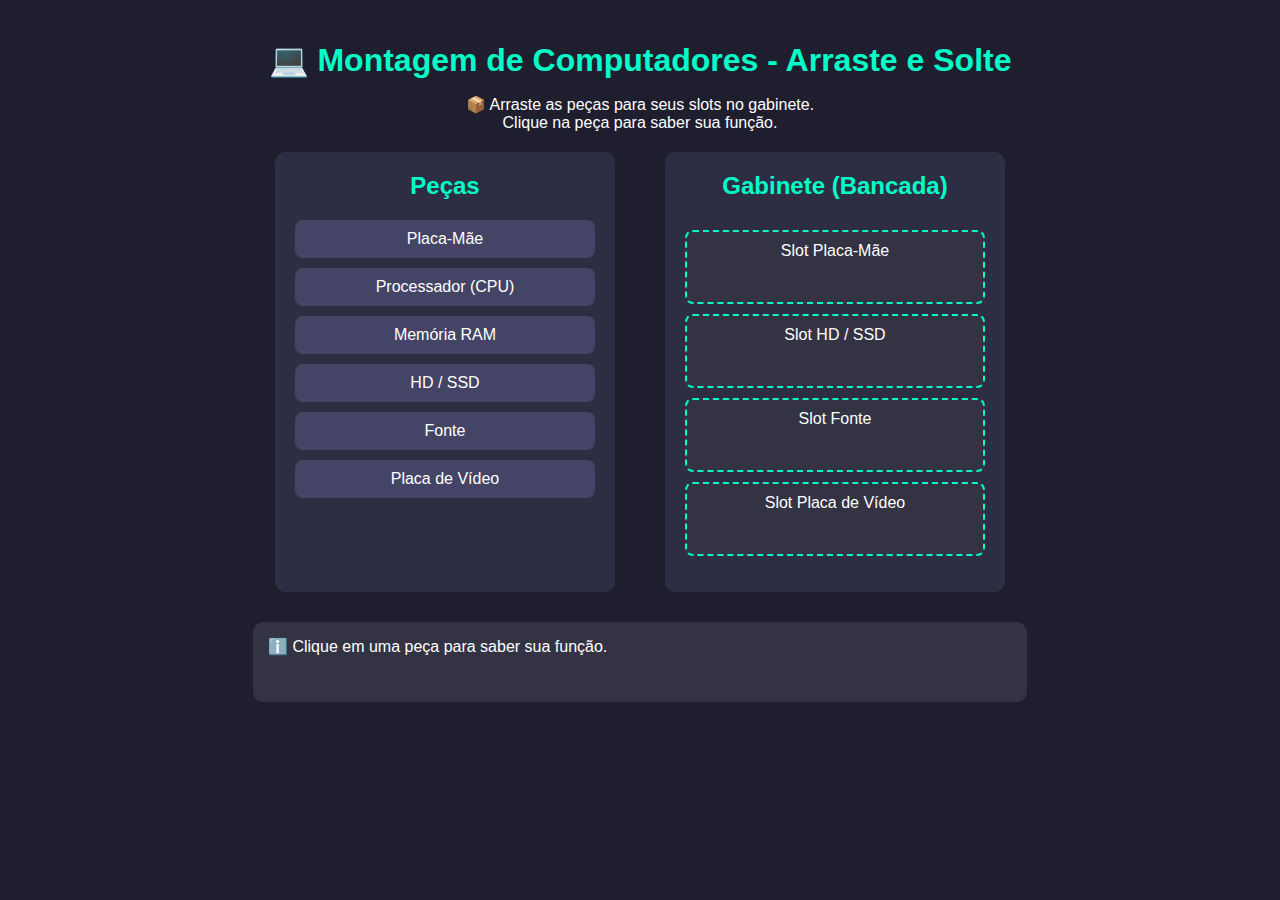
<file: index.html>
<!DOCTYPE html>
<html lang="pt-br">
<head>
    <meta charset="UTF-8">
    <meta name="viewport" content="width=device-width, initial-scale=1.0">
    <title>Montagem de Computadores</title>
    <link rel="stylesheet" href="style.css">
</head>
<body>

    <h1>💻 Montagem de Computadores - Arraste e Solte</h1>
    <p class="instrucoes">📦 Arraste as peças para seus slots no gabinete.<br> Clique na peça para saber sua função.</p>

    <div class="container">
        <div class="peças">
            <h2>Peças</h2>
            <div class="item" id="placa-mae" draggable="true">Placa-Mãe</div>
            <div class="item" id="processador" draggable="true">Processador (CPU)</div>
            <div class="item" id="memoria-ram" draggable="true">Memória RAM</div>
            <div class="item" id="hd" draggable="true">HD / SSD</div>
            <div class="item" id="fonte" draggable="true">Fonte</div>
            <div class="item" id="placa-video" draggable="true">Placa de Vídeo</div>
        </div>

        <div class="gabinete">
            <h2>Gabinete (Bancada)</h2>

            <div class="slot" data-accept="placa-mae" id="slot-placa-mae">
                Slot Placa-Mãe
                <div class="subslots" id="subslots-placa-mae" style="display: none;">
                    <div class="slot" data-accept="processador" id="slot-cpu">Slot CPU</div>
                    <div class="slot" data-accept="memoria-ram" id="slot-ram">Slot Memória RAM</div>
                </div>
            </div>

            <div class="slot" data-accept="hd" id="slot-hd">Slot HD / SSD</div>
            <div class="slot" data-accept="fonte" id="slot-fonte">Slot Fonte</div>
            <div class="slot" data-accept="placa-video" id="slot-video">Slot Placa de Vídeo</div>
        </div>
    </div>

    <div class="info" id="info">
        ℹ️ Clique em uma peça para saber sua função.
    </div>

    <script src="script.js"></script>
</body>
</html>
</file>
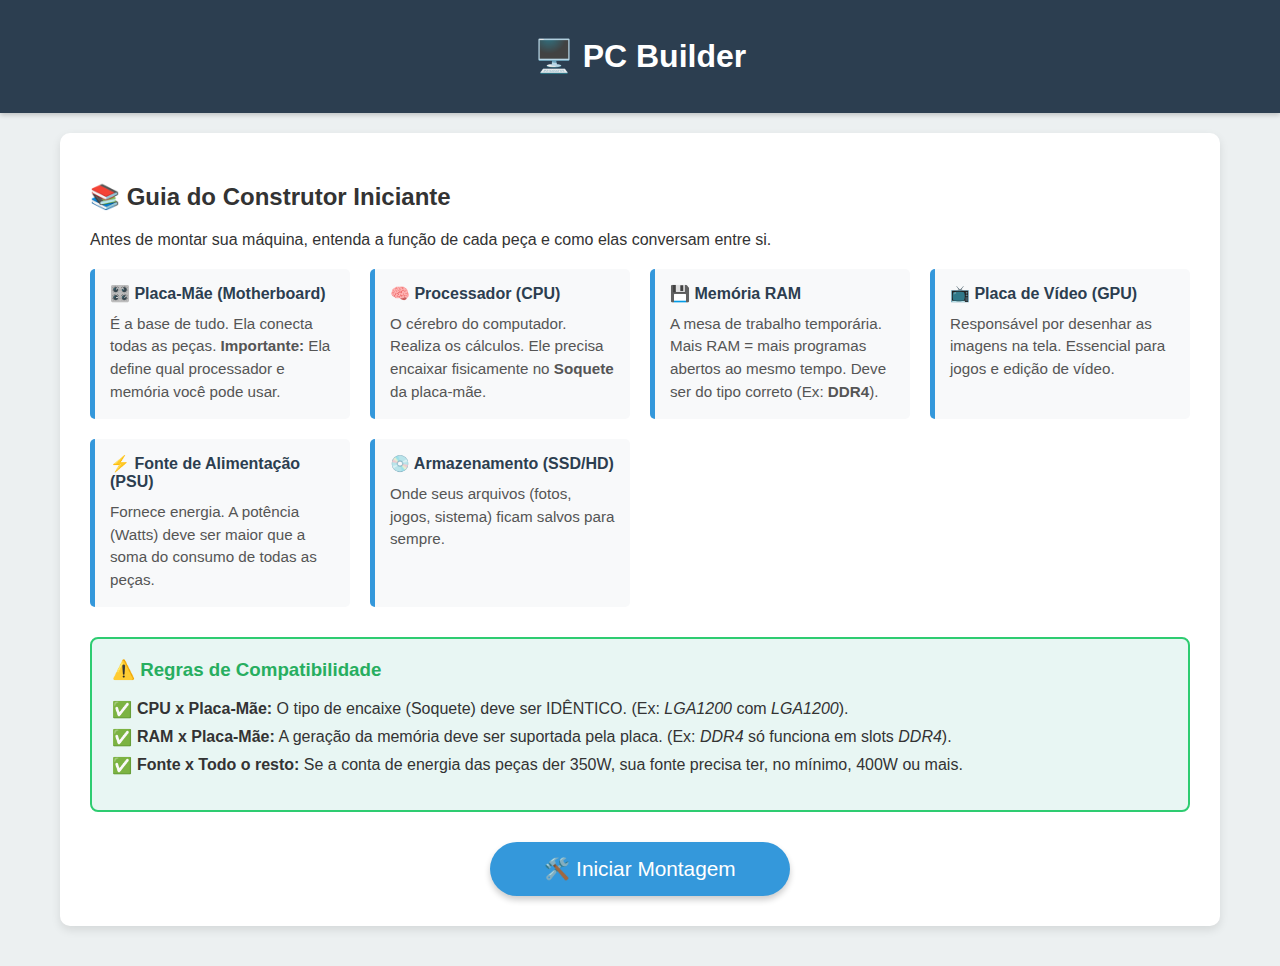
<file: game.html>
<!DOCTYPE html>
<html lang="pt-BR">
<head>
    <meta charset="UTF-8">
    <meta name="viewport" content="width=device-width, initial-scale=1.0">
    <title>PC Builder</title>
    <style>
        :root {
            --primary: #3498db;
            --secondary: #2c3e50;
            --accent: #e74c3c;
            --success: #2ecc71;
            --bg: #ecf0f1;
            --card-bg: #ffffff;
            --text: #333;
        }

        * { box-sizing: border-box; font-family: 'Segoe UI', Tahoma, Geneva, Verdana, sans-serif; }

        body {
            margin: 0;
            padding: 0;
            background-color: var(--bg);
            color: var(--text);
            display: flex;
            flex-direction: column;
            min-height: 100vh;
        }

        header {
            background-color: var(--secondary);
            color: white;
            padding: 1rem;
            text-align: center;
            box-shadow: 0 2px 5px rgba(0,0,0,0.2);
        }

        /* --- UTILITÁRIOS --- */
        .hidden { display: none !important; }
        .container { max-width: 1200px; margin: 0 auto; padding: 20px; width: 100%; }

        /* --- TELA DE TUTORIAL --- */
        .tutorial-section {
            background: white;
            padding: 30px;
            border-radius: 10px;
            box-shadow: 0 4px 10px rgba(0,0,0,0.1);
            margin-bottom: 20px;
            animation: fadeIn 0.5s ease-in;
        }

        .tutorial-grid {
            display: grid;
            grid-template-columns: repeat(auto-fit, minmax(250px, 1fr));
            gap: 20px;
            margin-top: 20px;
        }

        .info-card {
            border-left: 5px solid var(--primary);
            background: #f8f9fa;
            padding: 15px;
            border-radius: 5px;
        }

        .info-card h4 { margin: 0 0 10px 0; color: var(--secondary); display: flex; align-items: center; gap: 10px; }
        .info-card p { margin: 0; font-size: 0.95rem; line-height: 1.5; color: #555; }

        .compat-rules {
            margin-top: 30px;
            background: #e8f6f3;
            border: 2px solid var(--success);
            padding: 20px;
            border-radius: 8px;
        }

        .compat-rules h3 { color: #27ae60; margin-top: 0; }
        .compat-rules ul { list-style: none; padding: 0; }
        .compat-rules li { margin-bottom: 10px; padding-left: 25px; position: relative; }
        .compat-rules li::before { content: '✅'; position: absolute; left: 0; top: 0; }

        .start-btn {
            display: block;
            width: 100%;
            max-width: 300px;
            margin: 30px auto 0;
            padding: 15px;
            font-size: 1.3rem;
            background-color: var(--primary);
            color: white;
            border: none;
            border-radius: 50px;
            cursor: pointer;
            transition: transform 0.2s, background 0.2s;
            box-shadow: 0 4px 6px rgba(0,0,0,0.2);
        }
        .start-btn:hover { background-color: #2980b9; transform: scale(1.05); }

        /* --- TELA DO JOGO (CSS Anterior) --- */
        .game-wrapper {
            display: flex;
            flex-wrap: wrap;
            gap: 20px;
            justify-content: center;
        }

        .parts-panel, .build-area {
            flex: 1;
            min-width: 300px;
            background: var(--card-bg);
            padding: 20px;
            border-radius: 10px;
            box-shadow: 0 4px 6px rgba(0,0,0,0.1);
        }

        .category-tabs { display: flex; gap: 5px; margin-bottom: 15px; overflow-x: auto; padding-bottom: 5px; }
        .tab-btn { padding: 8px 12px; border: none; background: #ddd; cursor: pointer; border-radius: 5px; font-weight: bold; }
        .tab-btn.active { background-color: var(--primary); color: white; }

        .parts-list { display: grid; grid-template-columns: repeat(auto-fill, minmax(130px, 1fr)); gap: 10px; }
        
        .part-card {
            border: 2px solid #ddd; padding: 10px; border-radius: 8px; cursor: pointer;
            text-align: center; transition: transform 0.2s; position: relative;
        }
        .part-card:hover { transform: translateY(-3px); border-color: var(--primary); }
        .part-icon { font-size: 2rem; display: block; margin-bottom: 5px; }
        
        .part-info-btn {
            position: absolute; top: 5px; right: 5px; background: #95a5a6; color: white;
            border-radius: 50%; width: 20px; height: 20px; font-size: 12px; border: none; cursor: help;
        }

        .pc-case {
            width: 100%; max-width: 400px; height: 500px; background-color: #333; border-radius: 15px;
            position: relative; padding: 20px; display: grid; grid-template-columns: 1fr 1fr;
            grid-template-rows: repeat(4, 1fr); gap: 10px; border: 4px solid #555; margin: 0 auto;
        }

        .slot {
            background: rgba(255,255,255,0.1); border: 2px dashed #777; border-radius: 5px;
            display: flex; flex-direction: column; align-items: center; justify-content: center;
            color: #aaa; font-size: 0.8rem; text-align: center; cursor: pointer;
        }
        .slot.filled { background: rgba(46, 204, 113, 0.2); border: 2px solid var(--success); color: white; }

        /* Posicionamento dos slots */
        .slot-cpu { grid-column: 1 / 2; grid-row: 1 / 2; }
        .slot-mobo { grid-column: 1 / 3; grid-row: 1 / 4; z-index: 0; opacity: 0.5; border: none; pointer-events: none; }
        .slot-ram { grid-column: 2 / 3; grid-row: 1 / 2; }
        .slot-gpu { grid-column: 1 / 3; grid-row: 2 / 3; }
        .slot-storage { grid-column: 2 / 3; grid-row: 3 / 4; }
        .slot-psu { grid-column: 1 / 3; grid-row: 4 / 5; }

        .validate-btn {
            margin-top: 20px; padding: 15px; background-color: var(--success); color: white;
            border: none; border-radius: 5px; font-size: 1.2rem; cursor: pointer; width: 100%;
        }
        .validate-btn:hover { background-color: #27ae60; }

        /* Modal */
        .modal {
            display: none; position: fixed; top: 0; left: 0; width: 100%; height: 100%;
            background: rgba(0,0,0,0.7); justify-content: center; align-items: center; z-index: 100;
        }
        .modal-content { background: white; padding: 30px; border-radius: 10px; max-width: 500px; text-align: center; }
        .status-icon { font-size: 4rem; display: block; margin-bottom: 20px; }
        .close-modal {
            margin-top: 20px; padding: 10px 20px; background: var(--primary); color: white;
            border: none; border-radius: 5px; cursor: pointer;
        }

        .info-panel {
            margin-top: 10px; padding: 10px; background: #fff3cd; border: 1px solid #ffeeba;
            border-radius: 5px; font-size: 0.9rem; display: none;
        }

        @keyframes fadeIn { from { opacity: 0; transform: translateY(10px); } to { opacity: 1; transform: translateY(0); } }

        @media (max-width: 768px) {
            .game-wrapper { flex-direction: column; }
            .pc-case { height: auto; min-height: 400px; }
        }
    </style>
</head>
<body>

<header>
    <h1>🖥️ PC Builder</h1>
</header>

<div class="container">
    
    <div id="tutorial-screen" class="tutorial-section">
        <h2>📚 Guia do Construtor Iniciante</h2>
        <p>Antes de montar sua máquina, entenda a função de cada peça e como elas conversam entre si.</p>

        <div class="tutorial-grid">
            <div class="info-card">
                <h4>🎛️ Placa-Mãe (Motherboard)</h4>
                <p>É a base de tudo. Ela conecta todas as peças. <strong>Importante:</strong> Ela define qual processador e memória você pode usar.</p>
            </div>
            <div class="info-card">
                <h4>🧠 Processador (CPU)</h4>
                <p>O cérebro do computador. Realiza os cálculos. Ele precisa encaixar fisicamente no <strong>Soquete</strong> da placa-mãe.</p>
            </div>
            <div class="info-card">
                <h4>💾 Memória RAM</h4>
                <p>A mesa de trabalho temporária. Mais RAM = mais programas abertos ao mesmo tempo. Deve ser do tipo correto (Ex: <strong>DDR4</strong>).</p>
            </div>
            <div class="info-card">
                <h4>📺 Placa de Vídeo (GPU)</h4>
                <p>Responsável por desenhar as imagens na tela. Essencial para jogos e edição de vídeo.</p>
            </div>
            <div class="info-card">
                <h4>⚡ Fonte de Alimentação (PSU)</h4>
                <p>Fornece energia. A potência (Watts) deve ser maior que a soma do consumo de todas as peças.</p>
            </div>
            <div class="info-card">
                <h4>💿 Armazenamento (SSD/HD)</h4>
                <p>Onde seus arquivos (fotos, jogos, sistema) ficam salvos para sempre.</p>
            </div>
        </div>

        <div class="compat-rules">
            <h3>⚠️ Regras de Compatibilidade</h3>
            <ul>
                <li><strong>CPU x Placa-Mãe:</strong> O tipo de encaixe (Soquete) deve ser IDÊNTICO. (Ex: <em>LGA1200</em> com <em>LGA1200</em>).</li>
                <li><strong>RAM x Placa-Mãe:</strong> A geração da memória deve ser suportada pela placa. (Ex: <em>DDR4</em> só funciona em slots <em>DDR4</em>).</li>
                <li><strong>Fonte x Todo o resto:</strong> Se a conta de energia das peças der 350W, sua fonte precisa ter, no mínimo, 400W ou mais.</li>
            </ul>
        </div>

        <button class="start-btn" onclick="startGame()">🛠️ Iniciar Montagem</button>
    </div>

    <div id="game-screen" class="game-wrapper hidden">
        <div class="parts-panel">
            <h3>Loja de Peças</h3>
            <div class="category-tabs" id="categoryTabs"></div>
            <div id="infoPanel" class="info-panel"></div>
            <div class="parts-list" id="partsList"></div>
        </div>

        <div class="build-area">
            <h3>Bancada de Montagem</h3>
            <div class="pc-case">
                <div class="slot slot-mobo" id="slot-mobo">Placa-Mãe (Fundo)</div>
                <div class="slot slot-cpu" id="slot-cpu" onclick="removePart('cpu')">CPU</div>
                <div class="slot slot-ram" id="slot-ram" onclick="removePart('ram')">RAM</div>
                <div class="slot slot-gpu" id="slot-gpu" onclick="removePart('gpu')">Placa de Vídeo</div>
                <div class="slot slot-storage" id="slot-storage" onclick="removePart('storage')">Armazenamento</div>
                <div class="slot slot-psu" id="slot-psu" onclick="removePart('psu')">Fonte (PSU)</div>
            </div>
            <button class="validate-btn" onclick="validateBuild()">🔌 Ligar Computador</button>
            <p style="text-align:center; margin-top:10px; cursor:pointer; color: var(--primary);" onclick="showTutorial()">↩ Voltar ao Tutorial</p>
        </div>
    </div>

</div>

<div id="feedbackModal" class="modal">
    <div class="modal-content">
        <span id="modalIcon" class="status-icon"></span>
        <h2 id="modalTitle"></h2>
        <p id="modalMessage"></p>
        <button class="close-modal" onclick="closeModal()">Entendido</button>
    </div>
</div>

<script>
    // --- LÓGICA DE NAVEGAÇÃO ---
    function startGame() {
        document.getElementById('tutorial-screen').classList.add('hidden');
        document.getElementById('game-screen').classList.remove('hidden');
    }

    function showTutorial() {
        document.getElementById('game-screen').classList.add('hidden');
        document.getElementById('tutorial-screen').classList.remove('hidden');
    }

    // --- DADOS DO JOGO ---
    const components = {
        mobo: [
            { id: 'm1', name: 'Gigabyte H510M', socket: 'LGA1200', ramType: 'DDR4', price: 500, icon: '🎛️', desc: 'Placa Intel Básica.' },
            { id: 'm2', name: 'Asus B550', socket: 'AM4', ramType: 'DDR4', price: 700, icon: '🎛️', desc: 'Placa AMD Intermediária.' },
            { id: 'm3', name: 'Placa Mae TGT H61-T', socket: 'LGA1150', ramType: 'DDR3', price: 300, icon: '🎛️', desc: 'Placa Intel Básica.' }
        ],
        cpu: [
            { id: 'c1', name: 'Intel i5 10400F', socket: 'LGA1200', power: 65, icon: '🧠', desc: 'Intel. Requer soquete LGA1200.' },
            { id: 'c2', name: 'AMD Ryzen 5 5600X', socket: 'AM4', power: 65, icon: '🧠', desc: 'AMD. Requer soquete AM4.' },
            { id: 'c3', name: 'Intel Core i5-3470', socket: 'LGA1155', power: 77, icon: '🧠', desc: 'Intel. Requer soquete LGA1155.' }
        ],
        ram: [
            { id: 'r1', name: '8GB DDR4', type: 'DDR4', power: 5, icon: '💾', desc: 'Padrão atual DDR4.' },
            { id: 'r2', name: '4GB DDR3 (Antiga)', type: 'DDR3', power: 5, icon: '💾', desc: 'Padrão antigo DDR3.' }
        ],
        gpu: [
            { id: 'g1', name: 'GTX 1650', power: 75, icon: '📺', desc: 'Básica, baixo consumo.' },
            { id: 'g2', name: 'RTX 3060', power: 170, icon: '📺', desc: 'Potente, alto consumo.' }
        ],
        storage: [
            { id: 's1', name: 'SSD 480GB', power: 5, icon: '💿', desc: 'Rápido e silencioso.' }
        ],
        psu: [
            { id: 'p1', name: 'Fonte 400W', wattage: 400, icon: '⚡', desc: 'Para PCs simples.' },
            { id: 'p2', name: 'Fonte 600W', wattage: 600, icon: '⚡', desc: 'Para PCs Gamer.' }
        ]
    };

    let currentBuild = { mobo: null, cpu: null, ram: null, gpu: null, storage: null, psu: null };
    let activeCategory = 'mobo';

    // --- INICIALIZAÇÃO ---
    function init() {
        renderTabs();
        renderParts('mobo');
    }

    function renderTabs() {
        const categories = { mobo: 'Placa-Mãe', cpu: 'CPU', ram: 'RAM', gpu: 'Vídeo', storage: 'Disco', psu: 'Fonte' };
        const container = document.getElementById('categoryTabs');
        container.innerHTML = '';
        
        for (let key in categories) {
            const btn = document.createElement('button');
            btn.className = `tab-btn ${key === activeCategory ? 'active' : ''}`;
            btn.innerText = categories[key];
            btn.onclick = () => {
                activeCategory = key;
                renderTabs();
                renderParts(key);
            };
            container.appendChild(btn);
        }
    }

    function renderParts(category) {
        const list = document.getElementById('partsList');
        const info = document.getElementById('infoPanel');
        list.innerHTML = '';
        
        // Dicas rápidas ingame
        let eduText = "";
        switch(category) {
            case 'cpu': eduText = "Verifique se o soquete combina com a Placa-Mãe!"; break;
            case 'mobo': eduText = "Comece por aqui. Ela dita as regras do resto."; break;
            case 'ram': eduText = "Verifique se é DDR3 ou DDR4."; break;
            case 'psu': eduText = "Calcule o total de Watts das outras peças."; break;
            default: eduText = "Escolha com sabedoria.";
        }
        info.innerText = `Dica: ${eduText}`;
        info.style.display = 'block';

        components[category].forEach(part => {
            const card = document.createElement('div');
            card.className = 'part-card';
            card.innerHTML = `
                <span class="part-icon">${part.icon}</span>
                <strong>${part.name}</strong>
                <button class="part-info-btn" title="${part.desc}">?</button>
            `;
            card.onclick = (e) => {
                if(e.target.className !== 'part-info-btn') selectPart(category, part);
            };
            list.appendChild(card);
        });
    }

    function selectPart(category, part) {
        currentBuild[category] = part;
        const slot = document.getElementById(`slot-${category}`);
        slot.classList.add('filled');
        slot.innerHTML = `<span style="font-size:1.5rem">${part.icon}</span><div>${part.name}</div>`;
    }

    function removePart(category) {
        currentBuild[category] = null;
        const slot = document.getElementById(`slot-${category}`);
        slot.classList.remove('filled');
        const labels = { mobo: 'Placa-Mãe', cpu: 'CPU', ram: 'RAM', gpu: 'Vídeo', storage: 'Armazenamento', psu: 'Fonte' };
        slot.innerText = labels[category];
    }

    function validateBuild() {
        const build = currentBuild;
        let errors = [];
        
        // Verificação Básica
        for (let key in build) {
            if (!build[key]) {
                showModal('⚠️', 'Faltam Peças!', `Você esqueceu de montar: ${key.toUpperCase()}`);
                return;
            }
        }

        // Lógica de Compatibilidade
        if (build.mobo.socket !== build.cpu.socket) errors.push(`❌ <strong>Processador errado:</strong> A placa é ${build.mobo.socket}, o CPU é ${build.cpu.socket}.`);
        if (build.mobo.ramType !== build.ram.type) errors.push(`❌ <strong>Memória errada:</strong> A placa pede ${build.mobo.ramType}, você pôs ${build.ram.type}.`);
        
        let totalPower = build.cpu.power + build.gpu.power + build.ram.power + build.storage.power + 50;
        if (build.psu.wattage < totalPower) errors.push(`❌ <strong>Fonte Fraca:</strong> O PC gasta ${totalPower}W, a fonte só tem ${build.psu.wattage}W.`);

        if (errors.length > 0) {
            showModal('💥', 'Erro na Montagem', errors.join('<br><br>'));
        } else {
            showModal('🚀', 'PC Ligado!', `Parabéns! Sistema estável.<br>Consumo total: ${totalPower}W.`);
        }
    }

    function showModal(icon, title, msg) {
        document.getElementById('modalIcon').innerText = icon;
        document.getElementById('modalTitle').innerText = title;
        document.getElementById('modalMessage').innerHTML = msg;
        document.getElementById('feedbackModal').style.display = 'flex';
    }

    function closeModal() {
        document.getElementById('feedbackModal').style.display = 'none';
    }

    init();
</script>
</body>
</html>
</file>
<file: style.css>
body {
    background-color: #1e1e2f;
    color: white;
    font-family: 'Segoe UI', sans-serif;
    text-align: center;
    margin: 0;
    padding: 20px;
}

h1 {
    color: #00ffc8;
    margin-bottom: 5px;
}

.instrucoes {
    margin-bottom: 20px;
}

.container {
    display: flex;
    justify-content: center;
    gap: 50px;
    flex-wrap: wrap;
}

.peças, .gabinete {
    background-color: #2d2d44;
    padding: 20px;
    border-radius: 10px;
    width: 300px;
    min-height: 400px;
}

h2 {
    margin-top: 0;
    color: #00ffc8;
}

.item {
    background-color: #444466;
    padding: 10px;
    margin: 10px 0;
    border-radius: 8px;
    cursor: grab;
    transition: background-color 0.3s;
}

.item:hover {
    background-color: #00ffc8;
    color: black;
}

.gabinete {
    display: flex;
    flex-direction: column;
    gap: 10px;
}

.slot {
    background-color: #333344;
    border: 2px dashed #00ffc8;
    padding: 10px;
    border-radius: 8px;
    min-height: 50px;
    transition: background-color 0.3s, border 0.3s;
    position: relative;
}

.subslots {
    display: flex;
    gap: 10px;
    margin-top: 10px;
    justify-content: center;
}

.slot.hovered {
    background-color: rgba(0, 255, 200, 0.2);
}

.slot.filled {
    background-color: rgba(0, 255, 0, 0.4);
    border: 2px solid #00ff00;
}

.info {
    margin-top: 30px;
    background-color: #333344;
    padding: 15px;
    border-radius: 10px;
    width: 60%;
    margin-left: auto;
    margin-right: auto;
    min-height: 50px;
    text-align: left;
}
</file>
